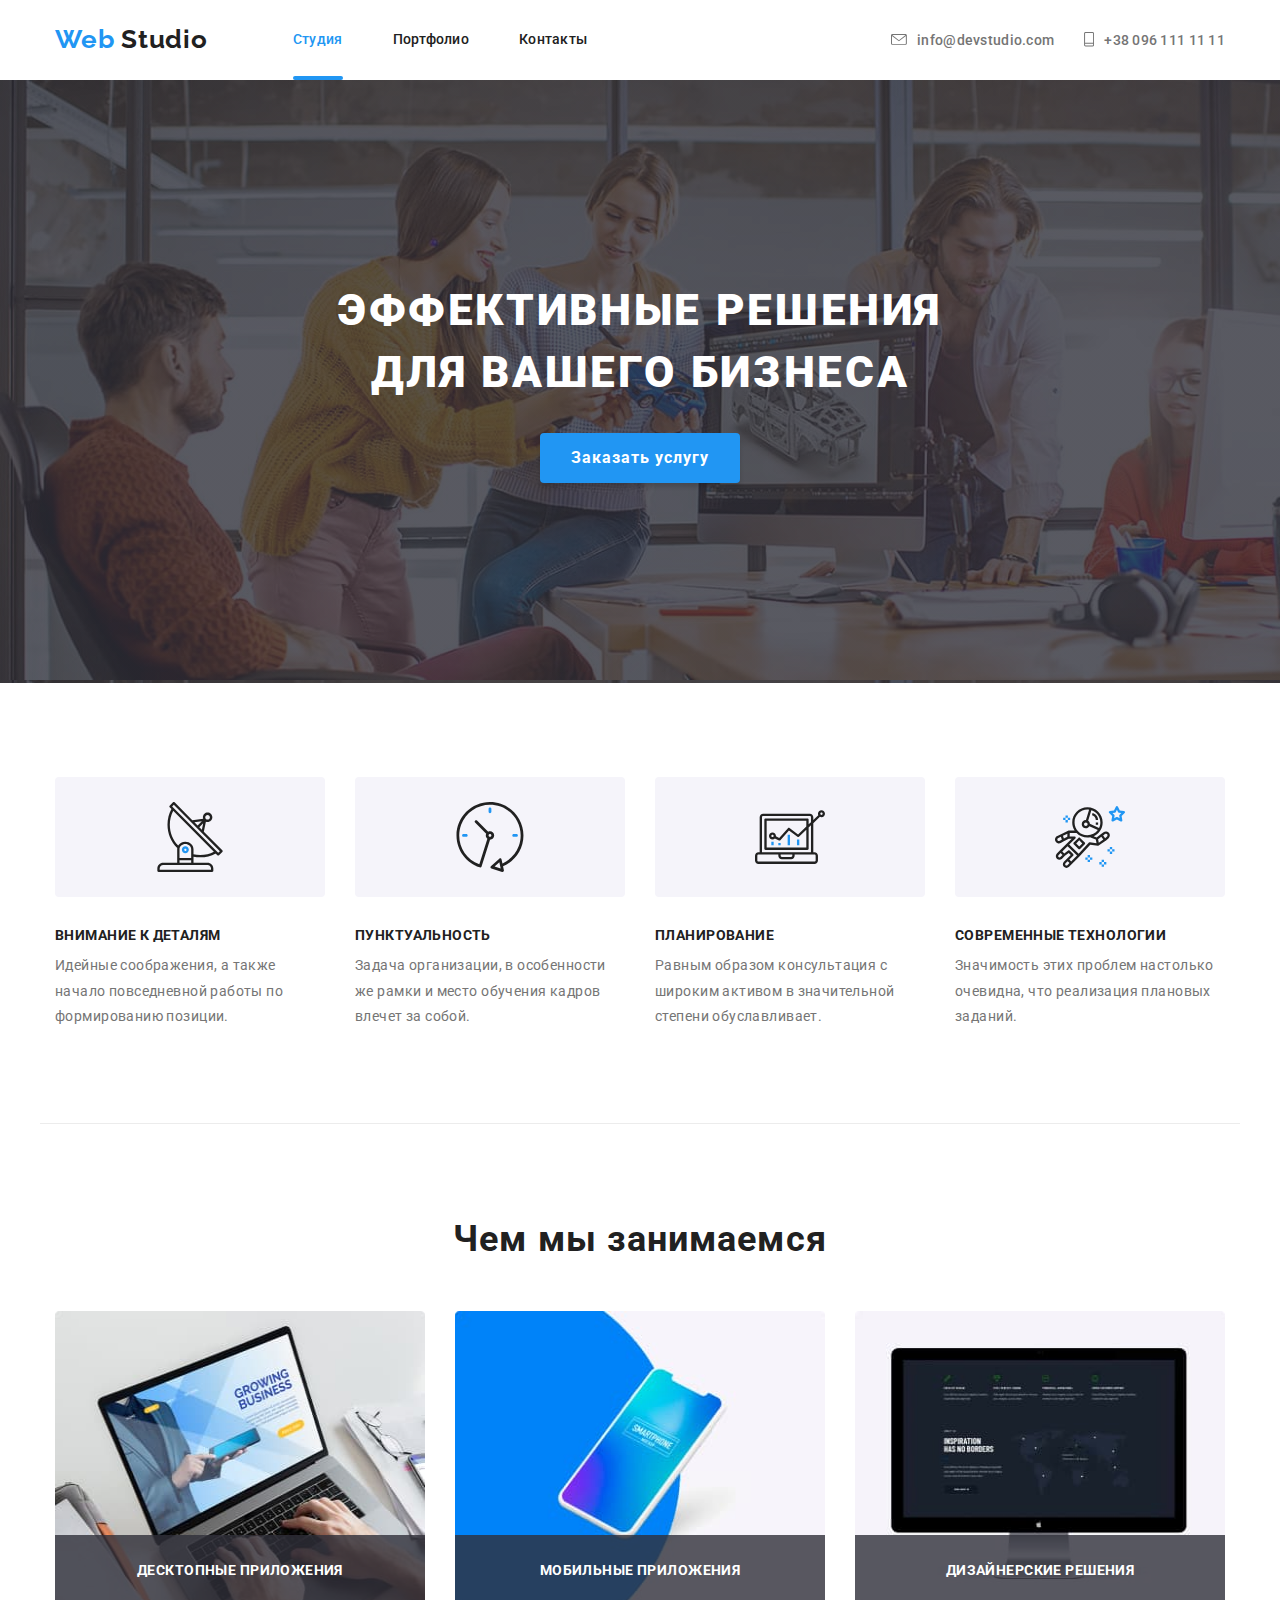
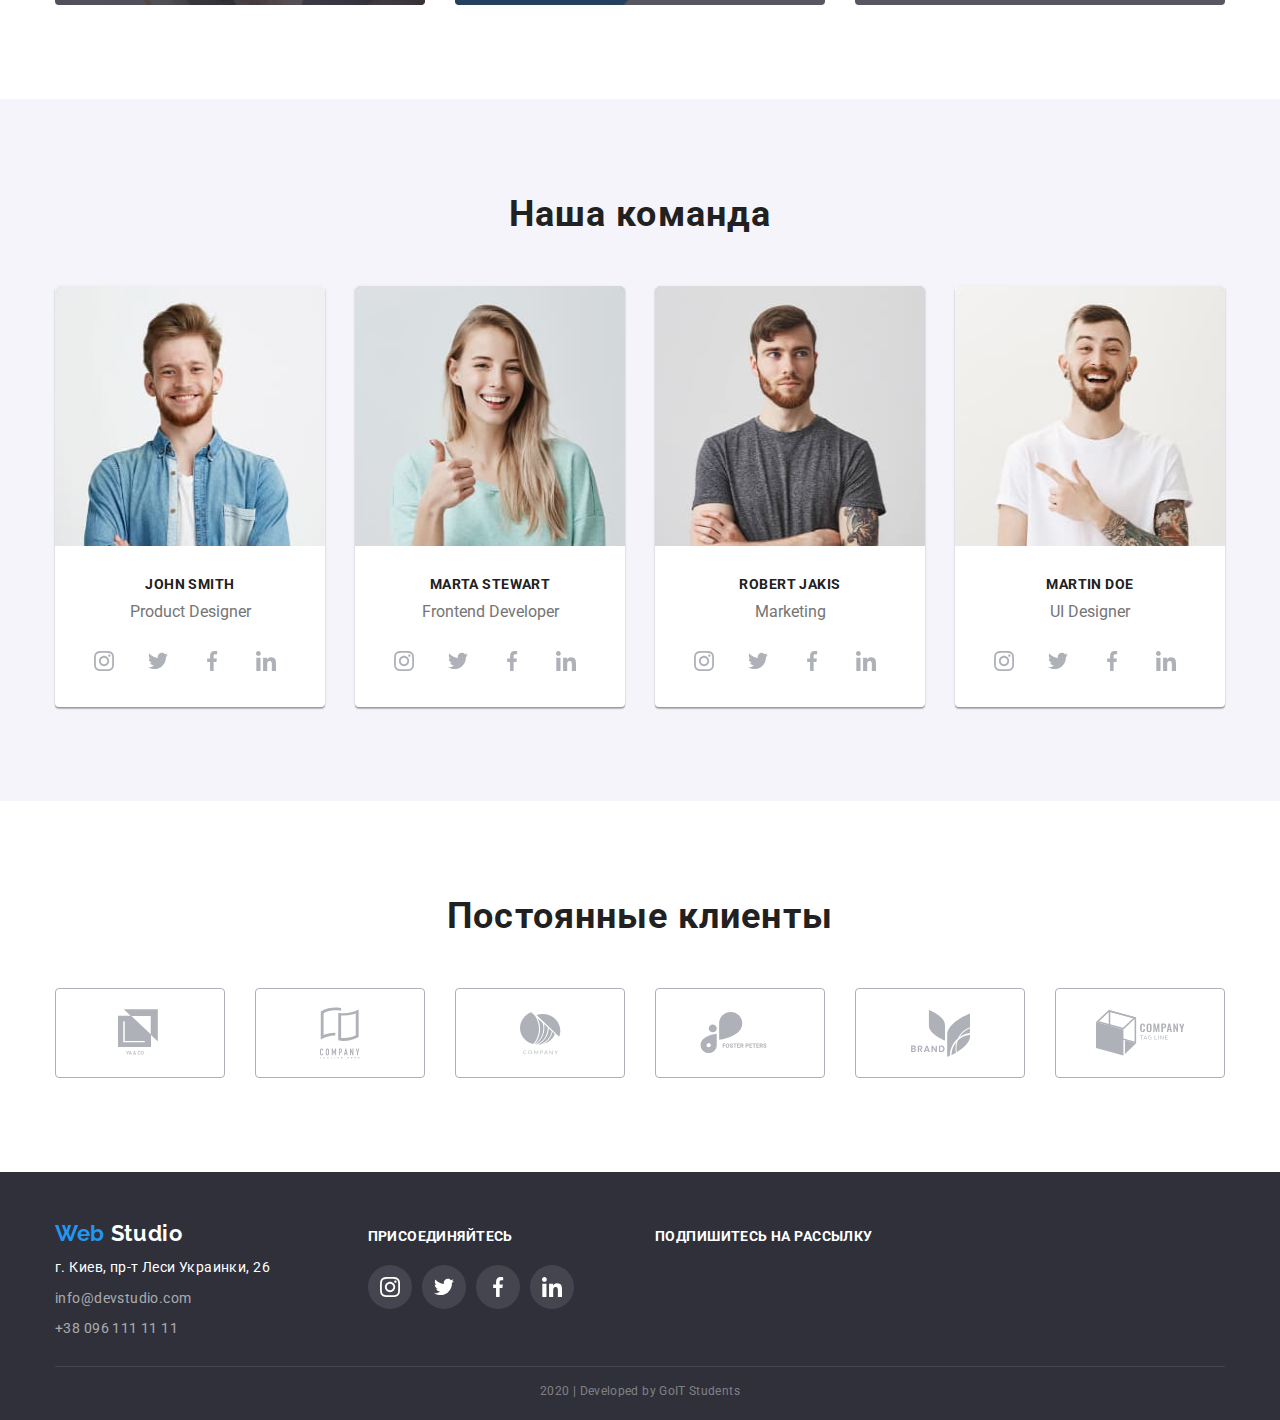
<file: index.html>
<!DOCTYPE html>
<html lang="ru">
  <head>
    <meta charset="UTF-8" />
    <meta name="viewport" content="width=device-width, initial-scale=1.0" />
    <title>Document</title>
    <link
      href="https://fonts.googleapis.com/css2?family=Raleway:wght@700&family=Roboto:wght@400;500;700;900&display=swap"
      rel="stylesheet"
    />
    <link
      rel="stylesheet"
      href="https://cdnjs.cloudflare.com/ajax/libs/modern-normalize/0.6.0/modern-normalize.min.css"
    />
    <link rel="stylesheet" href="./css/styles.css" />
  </head>
  <body>
    <!-- Шапка -->
    <header class="header-nav">
      <div class="container">
        <nav class="main-nav">
          <a href="./index.html" class="logo">
            <span class="accent">Web</span> Studio
          </a>
          <ul class="site-nav">
            <li class="item">
              <a href="./index.html" class="link current">Студия</a>
            </li>
            <li class="item">
              <a href="./portfolio.html" class="link">Портфолио</a>
            </li>
            <li class="item"><a href="" class="link">Контакты</a></li>
          </ul>
        </nav>
        <ul class="site-nav">
          <li class="item-contact">
            <a href="mailto:info@devstudio.com" class="contact">
              <svg class="post">
                <use href="./img/sprite.svg#icon-post"></use>
              </svg>
              info@devstudio.com
            </a>
          </li>
          <li class="item-contact">
            <a href="tel:+380961111111" class="contact">
              <svg class="tel">
                <use href="./img/sprite.svg#icon-tel"></use>
              </svg>
              +38 096 111 11 11
            </a>
          </li>
        </ul>
      </div>
    </header>
    <!-- Основаня страница -->
    <main>
      <!-- Герой -->
      <section class="hero">
        <div class="container">
          <h1 class="hero-text">эффективные решения для вашего бизнеса</h1>
          <input type="button" value="Заказать услугу" class="button" />
        </div>
      </section>
      <!-- Наши преимущества -->
      <section class="features">
        <div class="container">
          <h2 class="visually-hidden">Наши преимущества</h2>
          <ul class="elements">
            <li class="item">
              <div class="icon">
                <svg class="icon-item">
                  <use href="./img/sprite.svg#icon-antena"></use>
                </svg>
              </div>
              <h3 class="title-text">Внимание к деталям</h3>
              <p class="text">
                Идейные соображения, а также начало повседневной работы по
                формированию позиции.
              </p>
            </li>
            <li class="item">
              <div class="icon">
                <svg class="icon-item">
                  <use href="./img/sprite.svg#icon-clock"></use>
                </svg>
              </div>
              <h3 class="title-text">Пунктуальность</h3>
              <p class="text">
                Задача организации, в особенности же рамки и место обучения
                кадров влечет за собой.
              </p>
            </li>
            <li class="item">
              <div class="icon">
                <svg class="icon-item">
                  <use href="./img/sprite.svg#icon-diagram"></use>
                </svg>
              </div>
              <h3 class="title-text">Планирование</h3>
              <p class="text">
                Равным образом консультация с широким активом в значительной
                степени обуславливает.
              </p>
            </li>
            <li class="item">
              <div class="icon">
                <svg class="icon-item">
                  <use href="./img/sprite.svg#icon-astonaut"></use>
                </svg>
              </div>
              <h3 class="title-text">Современные технологии</h3>
              <p class="text">
                Значимость этих проблем настолько очевидна, что реализация
                плановых заданий.
              </p>
            </li>
          </ul>
        </div>
      </section>
      <!-- Чем мы занимаемся -->
      <section class="activity">
        <div class="container">
          <h2 class="title">Чем мы занимаемся</h2>
          <ul class="elements">
            <li class="item">
              <img src="./img/activity/box1.jpg" alt="Ноутбук" class="imeg" />
              <p class="title-text">Десктопные приложения</p>
            </li>
            <li class="item">
              <img
                src="./img/activity/box2.jpg"
                alt="Мобильный телефон"
                class="imeg"
              />
              <p class="title-text">Мобильные приложения</p>
            </li>
            <li class="item">
              <img src="./img/activity/box3.jpg" alt="Монитор" class="imeg" />
              <p class="title-text">Дизайнерские решения</p>
            </li>
          </ul>
        </div>
      </section>
      <!-- Наша команда -->
      <section class="teams">
        <div class="container">
          <h2 class="title">Наша команда</h2>
          <ul class="elements">
            <!-- Джон Смит -->
            <li class="item">
              <img
                src="./img/team_card/tc1.jpg"
                alt="Фото Джон Смит"
                class="imeg"
              />
              <h3 lang="en" class="title-text">John Smith</h3>
              <p lang="en" class="text">Product Designer</p>
              <ul class="social">
                <li class="item-link">
                  <a href="" class="link" aria-label="Ссылка на instagram">
                    <svg class="icon">
                      <use href="./img/sprite.svg#icon-instagram"></use>
                    </svg>
                  </a>
                </li>
                <li class="item-link">
                  <a href="" class="link" aria-label="Ссылка на twitter">
                    <svg class="icon">
                      <use href="./img/sprite.svg#icon-twitter"></use>
                    </svg>
                  </a>
                </li>
                <li class="item-link">
                  <a href="" class="link" aria-label="Ссылка на facebook">
                    <svg class="icon">
                      <use href="./img/sprite.svg#icon-facebook"></use>
                    </svg>
                  </a>
                </li>
                <li class="item-link">
                  <a href="" class="link" aria-label="Ссылка на linkedin">
                    <svg class="icon">
                      <use href="./img/sprite.svg#icon-linkedin"></use>
                    </svg>
                  </a>
                </li>
              </ul>
            </li>
            <!-- Марта Стеварт -->
            <li class="item">
              <img
                src="./img/team_card/tc2.jpg"
                alt="Фото Марта Стеварт"
                class="imeg"
              />
              <h3 lang="en" class="title-text">Marta Stewart</h3>
              <p lang="en" class="text">Frontend Developer</p>
              <ul class="social">
                <li class="item-link">
                  <a href="" class="link" aria-label="Ссылка на instagram">
                    <svg class="icon">
                      <use href="./img/sprite.svg#icon-instagram"></use>
                    </svg>
                  </a>
                </li>
                <li class="item-link">
                  <a href="" class="link" aria-label="Ссылка на twitter">
                    <svg class="icon">
                      <use href="./img/sprite.svg#icon-twitter"></use>
                    </svg>
                  </a>
                </li>
                <li class="item-link">
                  <a href="" class="link" aria-label="Ссылка на facebook">
                    <svg class="icon">
                      <use href="./img/sprite.svg#icon-facebook"></use>
                    </svg>
                  </a>
                </li>
                <li class="item-link">
                  <a href="" class="link" aria-label="Ссылка на linkedin">
                    <svg class="icon">
                      <use href="./img/sprite.svg#icon-linkedin"></use>
                    </svg>
                  </a>
                </li>
              </ul>
            </li>
            <!-- Роберт Якис -->
            <li class="item">
              <img
                src="./img/team_card/tc3.jpg"
                alt="Фото Роберт Якис"
                class="imeg"
              />
              <h3 lang="en" class="title-text">Robert Jakis</h3>
              <p lang="en" class="text">Marketing</p>
              <ul class="social">
                <li class="item-link">
                  <a href="" class="link" aria-label="Ссылка на instagram">
                    <svg class="icon">
                      <use href="./img/sprite.svg#icon-instagram"></use>
                    </svg>
                  </a>
                </li>
                <li class="item-link">
                  <a href="" class="link" aria-label="Ссылка на twitter">
                    <svg class="icon">
                      <use href="./img/sprite.svg#icon-twitter"></use>
                    </svg>
                  </a>
                </li>
                <li class="item-link">
                  <a href="" class="link" aria-label="Ссылка на facebook">
                    <svg class="icon">
                      <use href="./img/sprite.svg#icon-facebook"></use>
                    </svg>
                  </a>
                </li>
                <li class="item-link">
                  <a href="" class="link" aria-label="Ссылка на linkedin">
                    <svg class="icon">
                      <use href="./img/sprite.svg#icon-linkedin"></use>
                    </svg>
                  </a>
                </li>
              </ul>
            </li>
            <!-- Мартин Дое -->
            <li class="item">
              <img
                src="./img/team_card/tc4.jpg"
                alt="Фото Мартин Дое"
                class="imeg"
              />
              <h3 lang="en" class="title-text">Martin Doe</h3>
              <p lang="en" class="text">UI Designer</p>
              <ul class="social">
                <li class="item-link">
                  <a href="" class="link" aria-label="Ссылка на instagram">
                    <svg class="icon">
                      <use href="./img/sprite.svg#icon-instagram"></use>
                    </svg>
                  </a>
                </li>
                <li class="item-link">
                  <a href="" class="link" aria-label="Ссылка на twitter">
                    <svg class="icon">
                      <use href="./img/sprite.svg#icon-twitter"></use>
                    </svg>
                  </a>
                </li>
                <li class="item-link">
                  <a href="" class="link" aria-label="Ссылка на facebook">
                    <svg class="icon">
                      <use href="./img/sprite.svg#icon-facebook"></use>
                    </svg>
                  </a>
                </li>
                <li class="item-link">
                  <a href="" class="link" aria-label="Ссылка на linkedin">
                    <svg class="icon">
                      <use href="./img/sprite.svg#icon-linkedin"></use>
                    </svg>
                  </a>
                </li>
              </ul>
            </li>
          </ul>
        </div>
      </section>
      <!-- Постоянные клиенты -->
      <section class="clients">
        <div class="container">
          <h2 class="title">Постоянные клиенты</h2>
          <ul class="elements">
            <li class="item">
              <a href="" class="link" aria-label="Ссылка на YA & CO">
                <svg class="client_1">
                  <use href="./img/sprite.svg#icon-client_1"></use>
                </svg>
              </a>
            </li>
            <li class="item">
              <a
                href=""
                class="link"
                aria-label="Ссылка на Company tagline here"
              >
                <svg class="client_2">
                  <use href="./img/sprite.svg#icon-client_2"></use>
                </svg>
              </a>
            </li>
            <li class="item">
              <a href="" class="link" aria-label="Ссылка на Company">
                <svg class="client_3">
                  <use href="./img/sprite.svg#icon-client_3"></use>
                </svg>
              </a>
            </li>
            <li class="item">
              <a href="" class="link" aria-label="Ссылка на Foster peters">
                <svg class="client_4">
                  <use href="./img/sprite.svg#icon-client_4"></use>
                </svg>
              </a>
            </li>
            <li class="item">
              <a href="" class="link" aria-label="Ссылка на Brand">
                <svg class="client_5">
                  <use href="./img/sprite.svg#icon-client_5"></use>
                </svg>
              </a>
            </li>
            <li class="item">
              <a href="" class="link" aria-label="Ссылка на Company tag line">
                <svg class="client_6">
                  <use href="./img/sprite.svg#icon-client_6"></use>
                </svg>
              </a>
            </li>
          </ul>
        </div>
      </section>
    </main>
    <!-- Подвал -->
    <footer class="footer">
      <div class="container">
        <div class="elements">
          <div class="footer-address">
            <a href="./index.html" class="logo">
              <span class="accent">Web</span> Studio
            </a>
            <!-- Адрес -->
            <address class="address">
              <b class="address-text">г. Киев, пр-т Леси Украинки, 26</b>
              <ul>
                <li>
                  <a href="mailto:info@devstudio.com" class="link">
                    info@devstudio.com
                  </a>
                </li>
                <li>
                  <a href="tel:+380961111111" class="link">
                    +38 096 111 11 11
                  </a>
                </li>
              </ul>
            </address>
          </div>
          <!-- Ссылки на соц сети -->
          <div class="social">
            <b class="text-title">присоединяйтесь</b>
            <ul class="elements">
              <li class="footer-social">
                <a href="" class="link" aria-label="Ссылка на instagram">
                  <svg class="icon">
                    <use href="./img/sprite.svg#icon-instagram"></use>
                  </svg>
                </a>
              </li>
              <li class="footer-social">
                <a href="" class="link" aria-label="Ссылка на twitter">
                  <svg class="icon">
                    <use href="./img/sprite.svg#icon-twitter"></use>
                  </svg>
                </a>
              </li>
              <li class="footer-social">
                <a href="" class="link" aria-label="Ссылка на facebook">
                  <svg class="icon">
                    <use href="./img/sprite.svg#icon-facebook"></use>
                  </svg>
                </a>
              </li>
              <li class="footer-social">
                <a href="" class="link" aria-label="Ссылка на linkedin">
                  <svg class="icon">
                    <use href="./img/sprite.svg#icon-linkedin"></use>
                  </svg>
                </a>
              </li>
            </ul>
          </div>
          <!-- Форма на рассылку -->
          <div class="mailing">
            <b class="text-title">Подпишитесь на рассылку</b>
          </div>
        </div>
        <div class="copyright">
          <p>2020 | Developed by GoIT Students</p>
        </div>
      </div>
    </footer>
  </body>
</html>
</file>
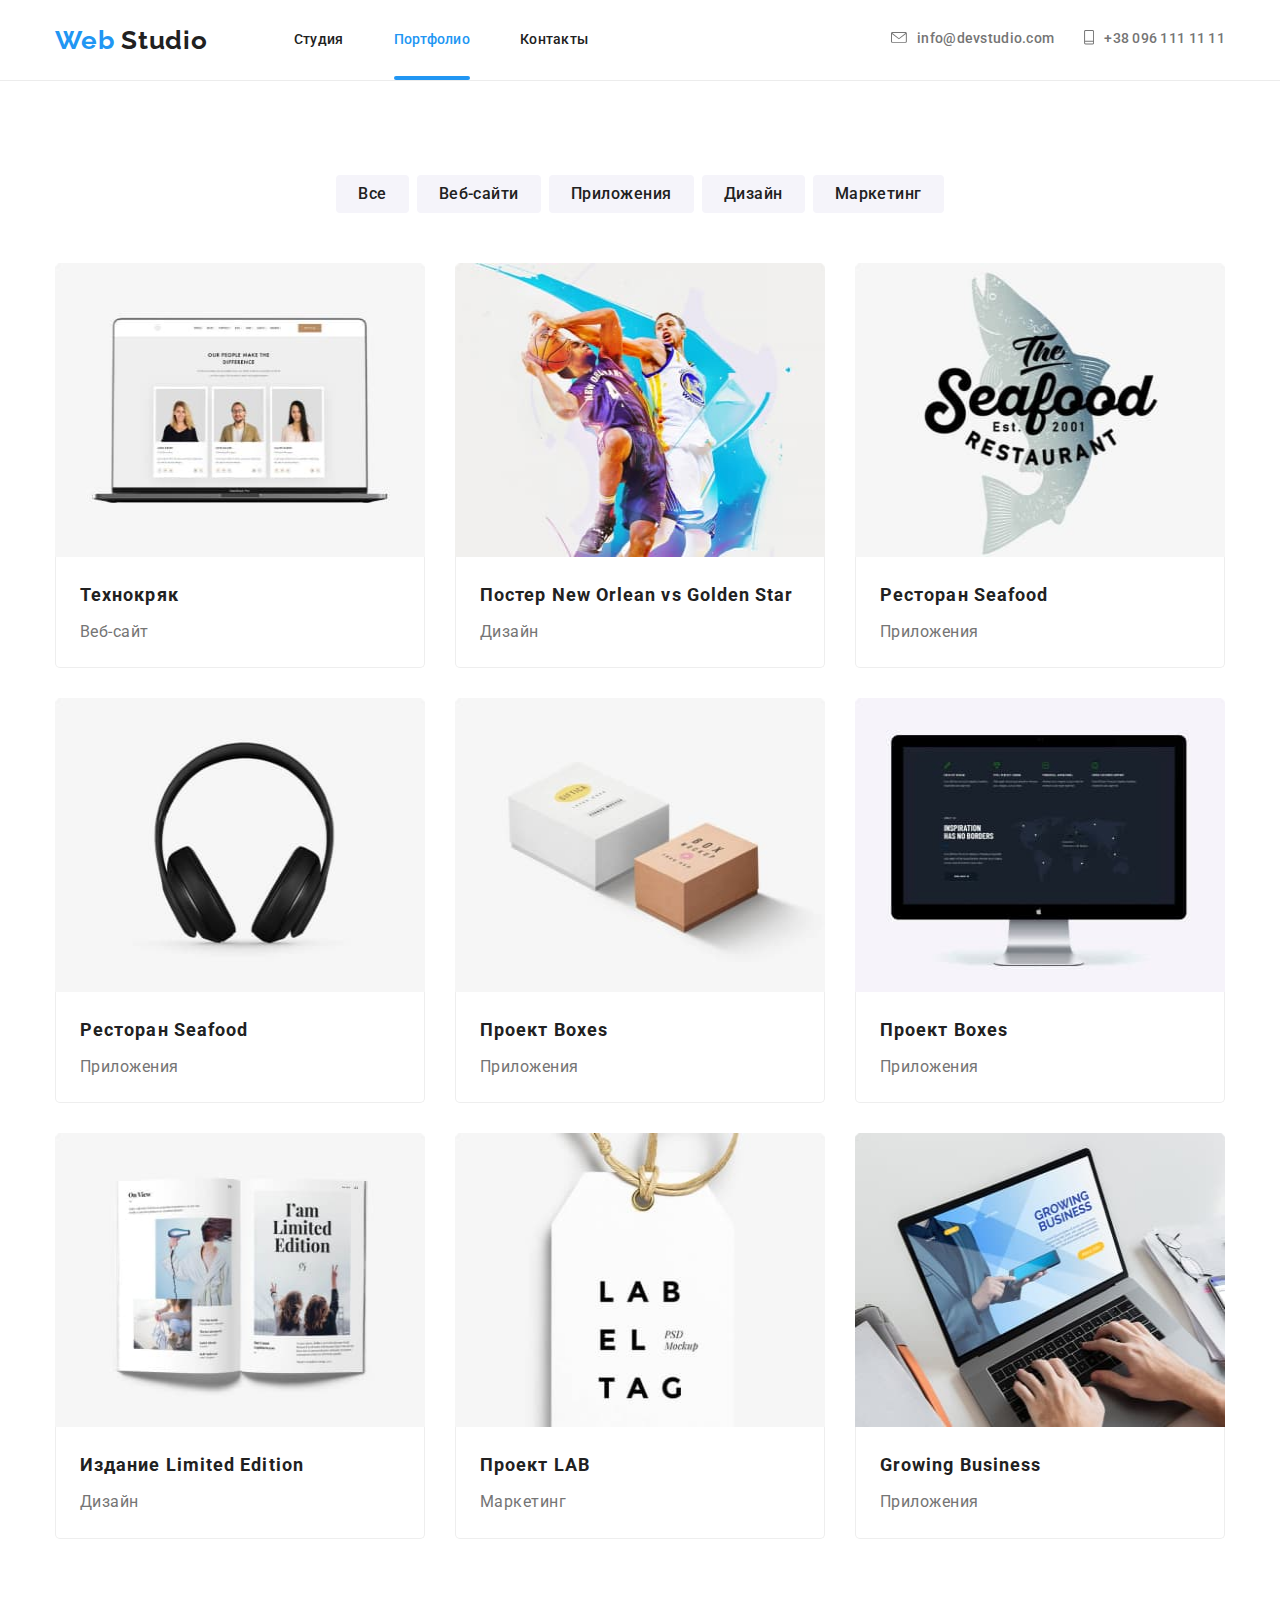
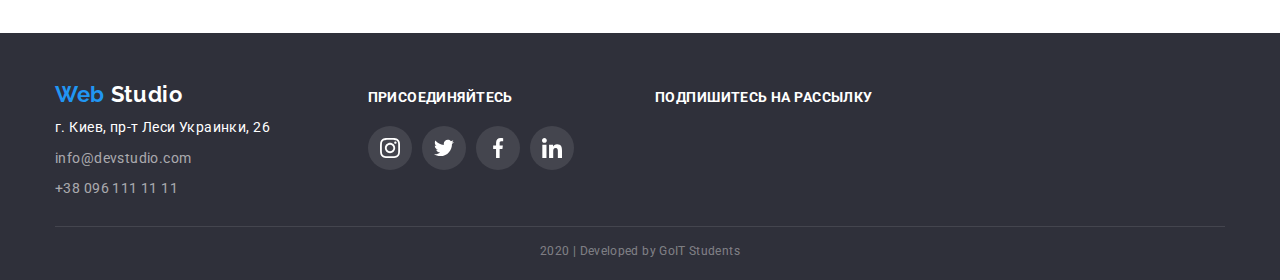
<file: portfolio.html>
<!DOCTYPE html>
<html lang="ru">
  <head>
    <meta charset="UTF-8" />
    <meta name="viewport" content="width=device-width, initial-scale=1.0" />
    <title>Document</title>
    <link
      href="https://fonts.googleapis.com/css2?family=Raleway:wght@700&family=Roboto:wght@400;500;700;900&display=swap"
      rel="stylesheet"
    />
    <link
      rel="stylesheet"
      href="https://cdnjs.cloudflare.com/ajax/libs/modern-normalize/0.6.0/modern-normalize.min.css"
    />
    <link rel="stylesheet" href="./css/portfolio.css" />
  </head>
  <body>
    <!-- Шапка -->
    <header class="header-nav">
      <div class="container">
        <nav class="main-nav">
          <a href="./index.html" class="logo">
            <span class="accent">Web</span> Studio
          </a>
          <ul class="site-nav">
            <li class="item">
              <a href="./index.html" class="link">Студия</a>
            </li>
            <li class="item">
              <a href="./portfolio.html" class="link current">Портфолио</a>
            </li>
            <li class="item">
              <a href="" class="link">Контакты</a>
            </li>
          </ul>
        </nav>
        <ul class="site-nav">
          <li class="item-contact">
            <a href="mailto:info@devstudio.com" class="contact">
              <svg class="post">
                <use href="./img/sprite.svg#icon-post"></use>
              </svg>
              info@devstudio.com
            </a>
          </li>
          <li class="item-contact">
            <a href="tel:+380961111111" class="contact">
              <svg class="tel">
                <use href="./img/sprite.svg#icon-tel"></use>
              </svg>
              +38 096 111 11 11
            </a>
          </li>
        </ul>
      </div>
    </header>
    <!-- Основаня страница -->
    <main class="page">
      <div class="container">
        <h1 class="visually-hidden">Портфолио</h1>
        <!-- Фильтр -->
        <section class="filter">
          <h2 class="visually-hidden">Фильтр</h2>
          <ul class="elements">
            <li class="item">
              <input type="button" value="Все" class="button" />
            </li>
            <li class="item">
              <input type="button" value="Веб-сайти" class="button" />
            </li>
            <li class="item">
              <input type="button" value="Приложения" class="button" />
            </li>
            <li class="item">
              <input type="button" value="Дизайн" class="button" />
            </li>
            <li class="item">
              <input type="button" value="Маркетинг" class="button" />
            </li>
          </ul>
        </section>
        <!--Наши работы -->
        <section class="works">
          <h2 class="visually-hidden">Наши работы</h2>
          <ul class="elements">
            <li class="item">
              <a href="" class="works--item">
                <div class="imeg">
                  <img
                    src="./img/portfolio/tehnokryak.jpg"
                    alt="Сайт Технокряк"
                    class="link-img"
                  />
                  <p class="hf-text">
                    Технокряк это современная площадка распространения
                    коронавируса. Компании используют эту платформу для
                    цифрового шпионажа и атак на защищённые сервера конкурентов.
                  </p>
                </div>
                <div class="title">
                  <h3 class="title-text">Технокряк</h3>
                  <p class="text">Веб-сайт</p>
                </div>
              </a>
            </li>
            <li class="item">
              <a href="" class="works--item">
                <div class="imeg">
                  <img
                    src="./img/portfolio/poster_NO_GS.jpg"
                    alt="Постер New Orlean vs Golden Stars"
                    class="link-img"
                  />
                  <p class="hf-text">
                    Технокряк это современная площадка распространения
                    коронавируса. Компании используют эту платформу для
                    цифрового шпионажа и атак на защищённые сервера конкурентов.
                  </p>
                </div>
                <div class="title">
                  <h3 class="title-text">Постер New Orlean vs Golden Star</h3>
                  <p class="text">Дизайн</p>
                </div>
              </a>
            </li>
            <li class="item">
              <a href="" class="works--item">
                <div class="imeg">
                  <img
                    src="./img/portfolio/seafood.jpg"
                    alt="Лого ресторана Seafood"
                    class="link-img"
                  />
                  <p class="hf-text">
                    Технокряк это современная площадка распространения
                    коронавируса. Компании используют эту платформу для
                    цифрового шпионажа и атак на защищённые сервера конкурентов.
                  </p>
                </div>
                <div class="title">
                  <h3 class="title-text">Ресторан Seafood</h3>
                  <p class="text">Приложения</p>
                </div>
              </a>
            </li>
            <li class="item">
              <a href="" class="works--item">
                <div class="imeg">
                  <img
                    src="./img/portfolio/prime.jpg"
                    alt="Эмблема проэкта Prime"
                    class="link-img"
                  />
                  <p class="hf-text">
                    Технокряк это современная площадка распространения
                    коронавируса. Компании используют эту платформу для
                    цифрового шпионажа и атак на защищённые сервера конкурентов.
                  </p>
                </div>
                <div class="title">
                  <h3 class="title-text">Ресторан Seafood</h3>
                  <p class="text">Приложения</p>
                </div>
              </a>
            </li>
            <li class="item">
              <a href="" class="works--item">
                <div class="imeg">
                  <img
                    src="./img/portfolio/boxes.jpg"
                    alt="Лого проекта Boxes"
                    class="link-img"
                  />
                  <p class="hf-text">
                    Технокряк это современная площадка распространения
                    коронавируса. Компании используют эту платформу для
                    цифрового шпионажа и атак на защищённые сервера конкурентов.
                  </p>
                </div>
                <div class="title">
                  <h3 class="title-text">Проект Boxes</h3>
                  <p class="text">Приложения</p>
                </div>
              </a>
            </li>
            <li class="item">
              <a href="" class="works--item">
                <div class="imeg">
                  <img
                    src="./img/portfolio/inspiration.jpg"
                    alt="Сайт Inspiration has no Borders"
                    class="link-img"
                  />
                  <p class="hf-text">
                    Технокряк это современная площадка распространения
                    коронавируса. Компании используют эту платформу для
                    цифрового шпионажа и атак на защищённые сервера конкурентов.
                  </p>
                </div>
                <div class="title">
                  <h3 class="title-text">Проект Boxes</h3>
                  <p class="text">Приложения</p>
                </div>
              </a>
            </li>
            <li class="item">
              <a href="" class="works--item">
                <div class="imeg">
                  <img
                    src="./img/portfolio/lim_edition.jpg"
                    alt="Картинка Издание Limited Edition"
                    class="link-img"
                  />
                  <p class="hf-text">
                    Технокряк это современная площадка распространения
                    коронавируса. Компании используют эту платформу для
                    цифрового шпионажа и атак на защищённые сервера конкурентов.
                  </p>
                </div>
                <div class="title">
                  <h3 class="title-text">Издание Limited Edition</h3>
                  <p class="text">Дизайн</p>
                </div>
              </a>
            </li>
            <li class="item">
              <a href="" class="works--item">
                <div class="imeg">
                  <img
                    src="./img/portfolio/lab.jpg"
                    alt="Лого проекта LAB"
                    class="link-img"
                  />
                  <p class="hf-text">
                    Технокряк это современная площадка распространения
                    коронавируса. Компании используют эту платформу для
                    цифрового шпионажа и атак на защищённые сервера конкурентов.
                  </p>
                </div>
                <div class="title">
                  <h3 class="title-text">Проект LAB</h3>
                  <p class="text">Маркетинг</p>
                </div>
              </a>
            </li>
            <li class="item">
              <a href="" class="works--item">
                <div class="imeg">
                  <img
                    src="./img/portfolio/growing_b.jpg"
                    alt="Лого приложения Growing Business"
                    class="link-img"
                  />
                  <p class="hf-text">
                    Технокряк это современная площадка распространения
                    коронавируса. Компании используют эту платформу для
                    цифрового шпионажа и атак на защищённые сервера конкурентов.
                  </p>
                </div>
                <div class="title">
                  <h3 class="title-text">Growing Business</h3>
                  <p class="text">Приложения</p>
                </div>
              </a>
            </li>
          </ul>
        </section>
      </div>
    </main>
    <!-- Подвал -->
    <footer class="footer">
      <div class="container">
        <div class="elements">
          <div class="footer-address">
            <a href="./index.html" class="logo">
              <span class="accent">Web</span> Studio
            </a>
            <!-- Адрес -->
            <address class="address">
              <b class="address-text">г. Киев, пр-т Леси Украинки, 26</b>
              <ul>
                <li>
                  <a href="mailto:info@devstudio.com" class="link">
                    info@devstudio.com
                  </a>
                </li>
                <li>
                  <a href="tel:+380961111111" class="link">
                    +38 096 111 11 11
                  </a>
                </li>
              </ul>
            </address>
          </div>
          <!-- Ссылки на соц сети -->
          <div class="social">
            <b class="text-title">
              присоединяйтесь
            </b>
            <ul class="elements">
              <li class="footer-social">
                <a href="" class="link" aria-label="Ссылка на instagram">
                  <svg class="icon">
                    <use href="./img/sprite.svg#icon-instagram"></use>
                  </svg>
                </a>
              </li>
              <li class="footer-social">
                <a href="" class="link" aria-label="Ссылка на twitter">
                  <svg class="icon">
                    <use href="./img/sprite.svg#icon-twitter"></use>
                  </svg>
                </a>
              </li>
              <li class="footer-social">
                <a href="" class="link" aria-label="Ссылка на facebook">
                  <svg class="icon">
                    <use href="./img/sprite.svg#icon-facebook"></use>
                  </svg>
                </a>
              </li>
              <li class="footer-social">
                <a href="" class="link" aria-label="Ссылка на linkedin">
                  <svg class="icon">
                    <use href="./img/sprite.svg#icon-linkedin"></use>
                  </svg>
                </a>
              </li>
            </ul>
          </div>
          <!-- Форма на рассылку -->
          <div class="mailing">
            <b class="text-title">Подпишитесь на рассылку</b>
          </div>
        </div>
        <div class="copyright">
          <p>2020 | Developed by GoIT Students</p>
        </div>
      </div>
    </footer>
  </body>
</html>
</file>
<file: css/styles.css>
/* 
Шрифты: 
Raleway 700 
Roboto 400, 500, 700, 900
*/

:root {
  --primary-text-color: #757575;
  --title-text-color: #212121;
  --accent-text-color: #2196f3;
  --primary-white-color: #ffffff;
  --primary-background-color: #ffffff;
  --secondary-background-color: #f5f4fa;
  --icon-color: #afb1b8;
}

body {
  background-color: var(--primary-background-color);
  color: var(--primary-text-color);
  font-family: Roboto, sans-serif;
  font-style: normal;
}

.visually-hidden {
  position: absolute;
  width: 1px;
  height: 1px;
  margin: -1px;
  border: 0;
  padding: 0;
  clip: rect(0 0 0 0);
  overflow: hidden;
}

/* Сброс */
.site-nav,
.features .elements,
.activity .elements,
.teams .elements,
.teams .social,
.clients .elements,
.footer ul {
  list-style-type: none;
}

.site-nav,
.hero-text,
.features .elements,
.features .title-text,
.features .text,
.activity .elements,
.activity .title-text,
.teams .elements,
.teams .title-text,
.teams .text,
.teams .social,
.clients .elements,
.address > ul,
.social > ul,
.footer .logo,
.footer .test-title,
.copyright p {
  margin: 0px;
  padding: 0px;
}

/* Наведения и фокус */

.site-nav .link.current,
.site-nav .link:hover,
.site-nav .link:focus,
.site-nav .contact:hover,
.site-nav .contact:focus,
.clients .link:hover,
.clients .link:focus {
  color: var(--accent-text-color);
}

.teams .link:hover,
.teams .link:focus {
  color: var(--primary-white-color);
}

.clients .link:hover,
.clients .link:focus {
  border-color: var(--accent-text-color);
}

.teams .link:hover,
.teams .link:focus,
.social .link:hover,
.social .link:focus {
  background-color: var(--accent-text-color);
}

/* Параметры контейнера */

.container {
  margin: auto;
  width: 1200px;
  padding: 0 15px;
}

.features .container,
.activity .container,
.teams .container,
.clients .container {
  padding-top: 94px;
  padding-bottom: 94px;
}

/* Логотип */

.logo {
  display: block;
  color: var(--title-text-color);
  text-decoration: none;
  font-family: Raleway, sans-serif;
  font-style: normal;
  font-weight: bold;
  font-size: 26px;
  line-height: 1.2;
  letter-spacing: 0.03em;
}

.logo .accent {
  color: var(--accent-text-color);
}

/* Навигация сайта*/

.header-nav {
  background-color: var(--primary-white-color);
}

.main-nav,
.header-nav .container {
  display: flex;
  align-items: center;
  justify-content: space-between;
}

.logo {
  display: block;
  margin-right: 85px;
}

.site-nav {
  display: flex;
}

.site-nav .item {
  position: relative;
}

.site-nav .current::after {
  content: "";
  display: block;
  width: 100%;
  height: 4px;
  position: absolute;
  bottom: 0;
  background: #2196f3;
  border-radius: 2px;
}

.site-nav .item:not(:last-child) {
  margin-right: 50px;
}

.site-nav .link {
  display: block;
  padding: 32px 0;

  color: var(--title-text-color);
  font-family: Roboto, sans-serif;
  font-style: normal;
  font-weight: 500;
  font-size: 14px;
  line-height: 1.1;
  letter-spacing: 0.02em;

  text-decoration: none;

  transition: color 250ms cubic-bezier(0.4, 0, 0.2, 1);
}

.site-nav .item-contact {
  align-items: center;
  display: flex;

  padding: 32px 0;
}

.site-nav .item-contact:not(:last-child) {
  margin-right: 30px;
}

.site-nav .contact {
  display: inline-flex;

  text-decoration: none;
  font-family: Roboto, sans-serif;
  font-style: normal;
  font-weight: 500;
  font-size: 14px;
  line-height: 1.15;
  letter-spacing: 0.02em;

  color: var(--primary-text-color);

  cursor: pointer;

  transition: color 250ms cubic-bezier(0.4, 0, 0.2, 1);
}

.site-nav .post {
  width: 16px;
  height: 15px;
  margin-right: 10px;
  fill: currentColor;
}

.site-nav .tel {
  width: 10px;
  height: 15px;
  margin-right: 10px;
  fill: currentColor;
}

/* Контент */

.title {
  margin-top: 0;
  margin-bottom: 50px;
  text-align: center;

  color: var(--title-text-color);
  font-weight: bold;
  font-size: 36px;
  line-height: 1.2;
  letter-spacing: 0.03em;
}
.title-text {
  color: var(--title-text-color);
  font-weight: bold;
  font-size: 14px;
  line-height: 1.15;
  letter-spacing: 0.03em;

  text-transform: uppercase;
}

/* Герой */

.hero {
  background-image: linear-gradient(
      rgba(47, 48, 58, 0.8),
      rgba(47, 48, 58, 0.8)
    ),
    url(../img/Header.jpg);
  max-width: 1600px;
  margin-left: auto;
  margin-right: auto;
}

.hero .container {
  padding-top: 200px;
  padding-bottom: 200px;
  text-align: center;
}

.hero-text {
  color: var(--primary-white-color);
  margin: 0 auto 30px auto;
  width: 646px;

  text-transform: uppercase;
  font-weight: 900;
  font-size: 44px;
  line-height: 1.4;
  text-align: center;
  letter-spacing: 0.06em;
  text-transform: uppercase;
}
.button {
  color: var(--primary-white-color);
  min-width: 200px;
  min-height: 50px;
  padding: 0;

  font-family: Roboto, sans-serif;
  font-style: normal;
  font-weight: bold;
  font-size: 16px;
  line-height: 1.9;
  letter-spacing: 0.06em;

  background-color: var(--accent-text-color);
  border: none;
  border-radius: 4px;
  box-shadow: 0px 4px 4px rgba(0, 0, 0, 0.15);
}

/* Наши преимущества */

.features .container {
  border-bottom: 1px solid #ececec;
}

.features .elements {
  display: flex;
  justify-content: space-between;
}

.features .item {
  width: 270px;
}

.features .title-text {
  margin-bottom: 10px;
}

.features .text {
  font-size: 14px;
  line-height: 1.8;
  letter-spacing: 0.03em;
}

.features .icon {
  width: 270px;
  height: 120px;
  padding: 25px 0;
  margin-bottom: 30px;
  text-align: center;
  color: #212121;
  border-radius: 4px;
  background-color: var(--secondary-background-color);
}

.features .icon-item {
  width: 70px;
  height: 70px;
  fill: currentColor;
}

/* Чем мы занимаемся */

.activity .elements {
  display: flex;
  justify-content: space-between;
}

.activity .imeg {
  display: block;
  width: 370px;
  height: 294px;
  border-radius: 4px;
}

.activity .item {
  position: relative;
}

.activity .title-text {
  position: absolute;
  bottom: 0;

  width: 100%;
  padding: 27px;

  color: var(--primary-white-color);
  background-color: rgba(47, 48, 58, 0.8);
  border-radius: 0px 0px 4px 4px;
  text-align: center;
}

/* Наша команда */

.teams {
  background-color: var(--secondary-background-color);
}

.teams .elements {
  display: flex;
  justify-content: space-between;
}

.teams .item {
  width: 270px;
  text-align: center;
  background-color: var(--primary-white-color);
  box-shadow: 0px 2px 1px rgba(0, 0, 0, 0.2), 0px 1px 1px rgba(0, 0, 0, 0.14),
    0px 1px 3px rgba(0, 0, 0, 0.12);
  border-radius: 4px;
}

.teams .imeg {
  display: block;
  width: 270px;
  height: 260px;
  border-radius: 4px 4px 0px 0px;
  margin-bottom: 30px;
}

.teams .title-text {
  margin-bottom: 10px;
}

.teams .text {
  margin-bottom: 16px;
  line-height: 1.3;
}

.teams .social {
  display: inline-flex;
  justify-content: center;
  margin-bottom: 24px;
}

.teams .item-link {
  margin-right: 10px;
}

.teams .link {
  display: inline-flex;
  width: 44px;
  height: 44px;
  align-items: center;
  justify-content: center;

  color: var(--icon-color);
  border-radius: 50%;

  transition: color 250ms cubic-bezier(0.4, 0, 0.2, 1),
    background-color 250ms cubic-bezier(0.4, 0, 0.2, 1);
}

.teams .icon {
  width: 20px;
  height: 20px;
  fill: currentColor;
}

/* Постоянные клиенты */

.clients .elements {
  display: flex;
  justify-content: space-between;
}

.clients .link {
  display: inline-flex;
  width: 170px;
  height: 90px;
  justify-content: center;
  align-items: center;
  color: var(--icon-color);
  border: 1px solid var(--icon-color);
  border-radius: 4px;

  transition: color 250ms cubic-bezier(0.4, 0, 0.2, 1),
    border-color 250ms cubic-bezier(0.4, 0, 0.2, 1);
}

.clients .client_1 {
  width: 44px;
  height: 49px;
  fill: currentColor;
}

.clients .client_2 {
  width: 40px;
  height: 52px;
  fill: currentColor;
}

.clients .client_3 {
  width: 41px;
  height: 43px;
  fill: currentColor;
}

.clients .client_4 {
  width: 80px;
  height: 42px;
  fill: currentColor;
}

.clients .client_5 {
  width: 59px;
  height: 47px;
  fill: currentColor;
}

.clients .client_6 {
  width: 89px;
  height: 46px;
  fill: currentColor;
}

/* Подвал */

.footer {
  font-weight: normal;
  color: #ffffff;
  background-color: #2f303a;
}

.footer .container {
  padding-top: 48px;
}

.footer .elements {
  display: flex;
  justify-content: space-between;
  align-items: baseline;
}

.footer .footer-address {
  margin-bottom: 28px;
}

.footer .logo {
  display: block;
  font-size: 22px;
  line-height: 1.2;
  color: #ffffff;
  margin-bottom: 10px;
}

.footer .address {
  width: 231px;
  line-height: 1.32;
  color: rgb(255, 255, 255, 0, 6);
}

.footer .address-text {
  display: block;
  font-style: normal;
  font-weight: normal;
  font-size: 14px;
  line-height: 1.5;
  letter-spacing: 0.03em;
  color: var(--primary-white-color);
}

.footer .address .link {
  font-family: Roboto, sans-serif;
  font-style: normal;
  font-weight: normal;
  font-size: 14px;
  letter-spacing: 0.03em;
  color: rgba(255, 255, 255, 0.6);

  text-decoration: none;
}

.footer .address-text,
.address li:not(:last-child) {
  margin-bottom: 9px;
}

.footer .text-title {
  display: block;
  margin-bottom: 21px;

  font-weight: bold;
  font-size: 14px;
  letter-spacing: 0.03em;
  text-transform: uppercase;
}

.footer-social {
  display: inline-flex;
}

.footer-social .link {
  display: inline-flex;
  justify-content: center;
  align-items: center;
  width: 44px;
  height: 44px;
  color: var(--primary-white-color);
  border-radius: 50%;
  background-color: rgba(255, 255, 255, 0.1);

  transition: background-color 250ms cubic-bezier(0.4, 0, 0.2, 1);
}

.footer-social .icon {
  width: 20px;
  height: 20px;
  fill: currentColor;
}

.footer-social:not(:last-child) {
  margin-right: 10px;
}

.footer .mailing {
  width: 570px;
}

.copyright {
  padding-top: 18px;
  padding-bottom: 21px;

  text-align: center;
  font-weight: normal;
  font-size: 12px;
  letter-spacing: 0.03em;
  color: rgba(255, 255, 255, 0.4);

  border-top: 1px solid rgba(255, 255, 255, 0.1);
}
</file>
<file: css/portfolio.css>
:root {
  --primary-text-color: #757575;
  --title-text-color: #212121;
  --accent-text-color: #2196f3;
  --primary-white-color: #ffffff;
  --primary-bg-button-color: #f5f4fa;
  --primary-background-color: #e5e5e5;
}

body {
  color: var(--primary-text-color);
  font-family: Roboto, sans-serif;
  font-style: normal;
}

.visually-hidden {
  position: absolute;
  width: 1px;
  height: 1px;
  margin: -1px;
  border: 0;
  padding: 0;
  clip: rect(0 0 0 0);
  overflow: hidden;
}

.container {
  margin: auto;
  width: 1200px;
  padding: 0 15px;
  /* outline: 2px solid tomato; */
}

/* Сброс */
.site-nav,
.filter ul,
.works ul,
.works a,
.footer ul {
  list-style-type: none;
  text-decoration: none;
}

.site-nav,
.filter .elements,
.works .elements,
.works .title-text,
.works .text,
.works .hf-text,
.footer .logo,
.address ul,
.social .elements,
.copyright p {
  margin: 0;
  padding: 0;
}

/* Наведения и фокус */
.filter .button:hover,
.filter .button:focus {
  color: var(--primary-white-color);
}

.filter .button:hover,
.filter .button:focus,
.social .link:hover,
.social .link:focus {
  background-color: var(--accent-text-color);
}

.filter .button:hover,
.filter .button:focus {
  box-shadow: 0px 2px 2px rgba(0, 0, 0, 0.12), 0px 1px 2px rgba(0, 0, 0, 0.08),
    0px 3px 1px rgba(0, 0, 0, 0.1);
}

.works .works--item:hover,
.works .works--item:focus {
  box-shadow: 1px 4px 6px rgba(0, 0, 0, 0.16), 0px 4px 4px rgba(0, 0, 0, 0.06),
    0px 1px 1px rgba(0, 0, 0, 0.12);
}

.logo .accent,
.site-nav .link.current,
.site-nav .link:hover,
.site-nav .link:focus,
.site-nav .contact:hover,
.site-nav .contact:focus {
  color: var(--accent-text-color);
}

/* Навигация сайта*/

.header-nav {
  background-color: var(--primary-white-color);
  border-bottom: 1px solid #ececec;
}

.header-nav .container,
.main-nav {
  display: flex;
  justify-content: space-between;
  align-items: center;
}

.main-nav .elements {
  display: flex;
  align-items: center;
}

.site-nav {
  display: flex;
}

.site-nav .item {
  position: relative;
}

.site-nav .current::after {
  content: "";
  display: block;
  width: 100%;
  height: 4px;
  position: absolute;
  bottom: 0;
  background: #2196f3;
  border-radius: 2px;
}

.logo {
  margin-right: 86px;

  color: var(--title-text-color);
  text-decoration: none;
  font-family: Raleway, sans-serif;
  font-style: normal;
  font-weight: bold;
  font-size: 26px;
  line-height: 1.19;
  letter-spacing: 0.03em;
}

.site-nav .item:not(:last-child) {
  margin-right: 50px;
}

.site-nav .link {
  display: block;
  padding: 32px 0;

  text-decoration: none;
  color: var(--title-text-color);
  font-family: Roboto, sans-serif;
  font-style: normal;
  font-weight: 500;
  font-size: 14px;
  line-height: 1.14;
  letter-spacing: 0.02em;

  transition: color 250ms cubic-bezier(0.4, 0, 0.2, 1);
}

.site-nav .link:not(:last-child) {
  margin-right: 50px;
}

.site-nav .item-contact:not(:last-child) {
  margin-right: 30px;
}

.site-nav .contact {
  display: inline-flex;
  color: var(--primary-text-color);
  text-decoration: none;
  font-family: Roboto, sans-serif;
  font-style: normal;
  font-weight: 500;
  font-size: 14px;
  line-height: 1.15;
  letter-spacing: 0.02em;
  cursor: pointer;

  transition: color 250ms cubic-bezier(0.4, 0, 0.2, 1);
}

.site-nav .post {
  width: 16px;
  height: 15px;
  margin-right: 10px;
  fill: currentColor;
}

.site-nav .tel {
  width: 10px;
  height: 15px;
  margin-right: 10px;
  fill: currentColor;
}

/* Контент страницы */

.page .container {
  padding-top: 94px;
  padding-bottom: 94px;
}

/* Кнопки фильта */

.filter .elements {
  display: flex;
  justify-content: center;
  margin-bottom: 50px;
}

.filter .item:not(:last-child) {
  margin-right: 8px;
}

.filter .button {
  padding: 6px 22px;

  font-family: Roboto;
  font-style: normal;
  font-weight: 500;
  font-size: 16px;
  line-height: 1.6;
  text-align: center;
  letter-spacing: 0.03em;
  color: var(--title-text-color);
  background-color: var(--primary-bg-button-color);

  border: none;
  border-radius: 4px;
  box-shadow: none;

  transition: color 250ms cubic-bezier(0.4, 0, 0.2, 1),
    background-color 250ms cubic-bezier(0.4, 0, 0.2, 1),
    box-shadow 250ms cubic-bezier(0.4, 0, 0.2, 1);
}

/* Контент страницы portfolio */

.works .elements {
  display: flex;
  flex-wrap: wrap;
}

.works .works--item {
  display: block;
  box-shadow: none;
  border-radius: 0 0 5px 5px;
  transition: box-shadow 250ms cubic-bezier(0.4, 0, 0.2, 1);
}

.works .link-img {
  display: block;
  width: 370px;
  height: 294px;
  border-radius: 5px 5px 0 0;
  overflow: hidden;
}

.works .item {
  width: calc((100% - 60px) / 3);
}

.works .item:not(:nth-child(3n)) {
  margin-right: 30px;
}

.works .item:not(:nth-last-child(-n + 3)) {
  margin-bottom: 30px;
}

.works .title {
  padding: 20px 24px;
  border-right: 1px solid #eeeeee;
  border-bottom: 1px solid #eeeeee;
  border-left: 1px solid #eeeeee;
  border-radius: 0 0 5px 5px;
  overflow: hidden;
}

.works .title-text {
  margin-bottom: 4px;

  font-weight: bold;
  font-size: 18px;
  line-height: 2;
  letter-spacing: 0.06em;
  color: var(--title-text-color);
}
.works .text {
  font-weight: normal;
  font-size: 16px;
  line-height: 1.9;
  letter-spacing: 0.03em;
  color: var(--primary-text-color);
}

.works .imeg {
  position: relative;
  overflow: hidden;
}

.works .hf-text {
  display: inline-flex;
  position: absolute;
  top: 0;

  padding: 0 24px;
  width: 370px;
  height: 294px;
  align-items: center;
  font-weight: normal;
  font-size: 18px;
  line-height: 1.6;
  letter-spacing: 0.03em;
  color: var(--primary-white-color);
  background-color: rgba(33, 150, 243, 0.9);

  overflow: hidden;
  transform: translateY(100%);
  transition: transform 250ms cubic-bezier(0.4, 0, 0.2, 1);
}

.works--item:hover .hf-text,
.works--item:focus .hf-text {
  transform: translateY(0);
}

/* Подвал */

.footer {
  font-weight: normal;
  color: #ffffff;
  background-color: #2f303a;
}

.footer .container {
  padding-top: 48px;
}

.footer .elements {
  display: flex;
  justify-content: space-between;
  align-items: baseline;
}

.footer .footer-address {
  margin-bottom: 28px;
}

.footer .logo {
  display: block;
  font-size: 22px;
  line-height: 1.2;
  color: #ffffff;
  margin-bottom: 10px;
}

.footer .address {
  width: 231px;
  line-height: 1.32;
  color: rgb(255, 255, 255, 0, 6);
}

.footer .address-text {
  display: block;
  font-style: normal;
  font-weight: normal;
  font-size: 14px;
  line-height: 1.5;
  letter-spacing: 0.03em;
  color: var(--primary-white-color);
}

.footer .address .link {
  font-family: Roboto, sans-serif;
  font-style: normal;
  font-weight: normal;
  font-size: 14px;
  letter-spacing: 0.03em;
  color: rgba(255, 255, 255, 0.6);

  text-decoration: none;
}

.footer .address-text,
.address li:not(:last-child) {
  margin-bottom: 9px;
}

.footer .text-title {
  display: block;
  margin-bottom: 21px;

  font-weight: bold;
  font-size: 14px;
  letter-spacing: 0.03em;
  text-transform: uppercase;
}

.footer-social {
  display: inline-flex;
}

.footer-social .link {
  display: inline-flex;
  justify-content: center;
  align-items: center;
  width: 44px;
  height: 44px;
  color: var(--primary-white-color);
  border-radius: 50%;
  background: rgba(255, 255, 255, 0.1);

  transition: background-color 250ms cubic-bezier(0.4, 0, 0.2, 1);
}

.footer-social .icon {
  width: 20px;
  height: 20px;
  fill: currentColor;
}

.footer-social:not(:last-child) {
  margin-right: 10px;
}

.footer .mailing {
  width: 570px;
}

.copyright {
  padding-top: 18px;
  padding-bottom: 21px;

  text-align: center;
  font-weight: normal;
  font-size: 12px;
  letter-spacing: 0.03em;
  color: rgba(255, 255, 255, 0.4);

  border-top: 1px solid rgba(255, 255, 255, 0.1);
}
</file>
